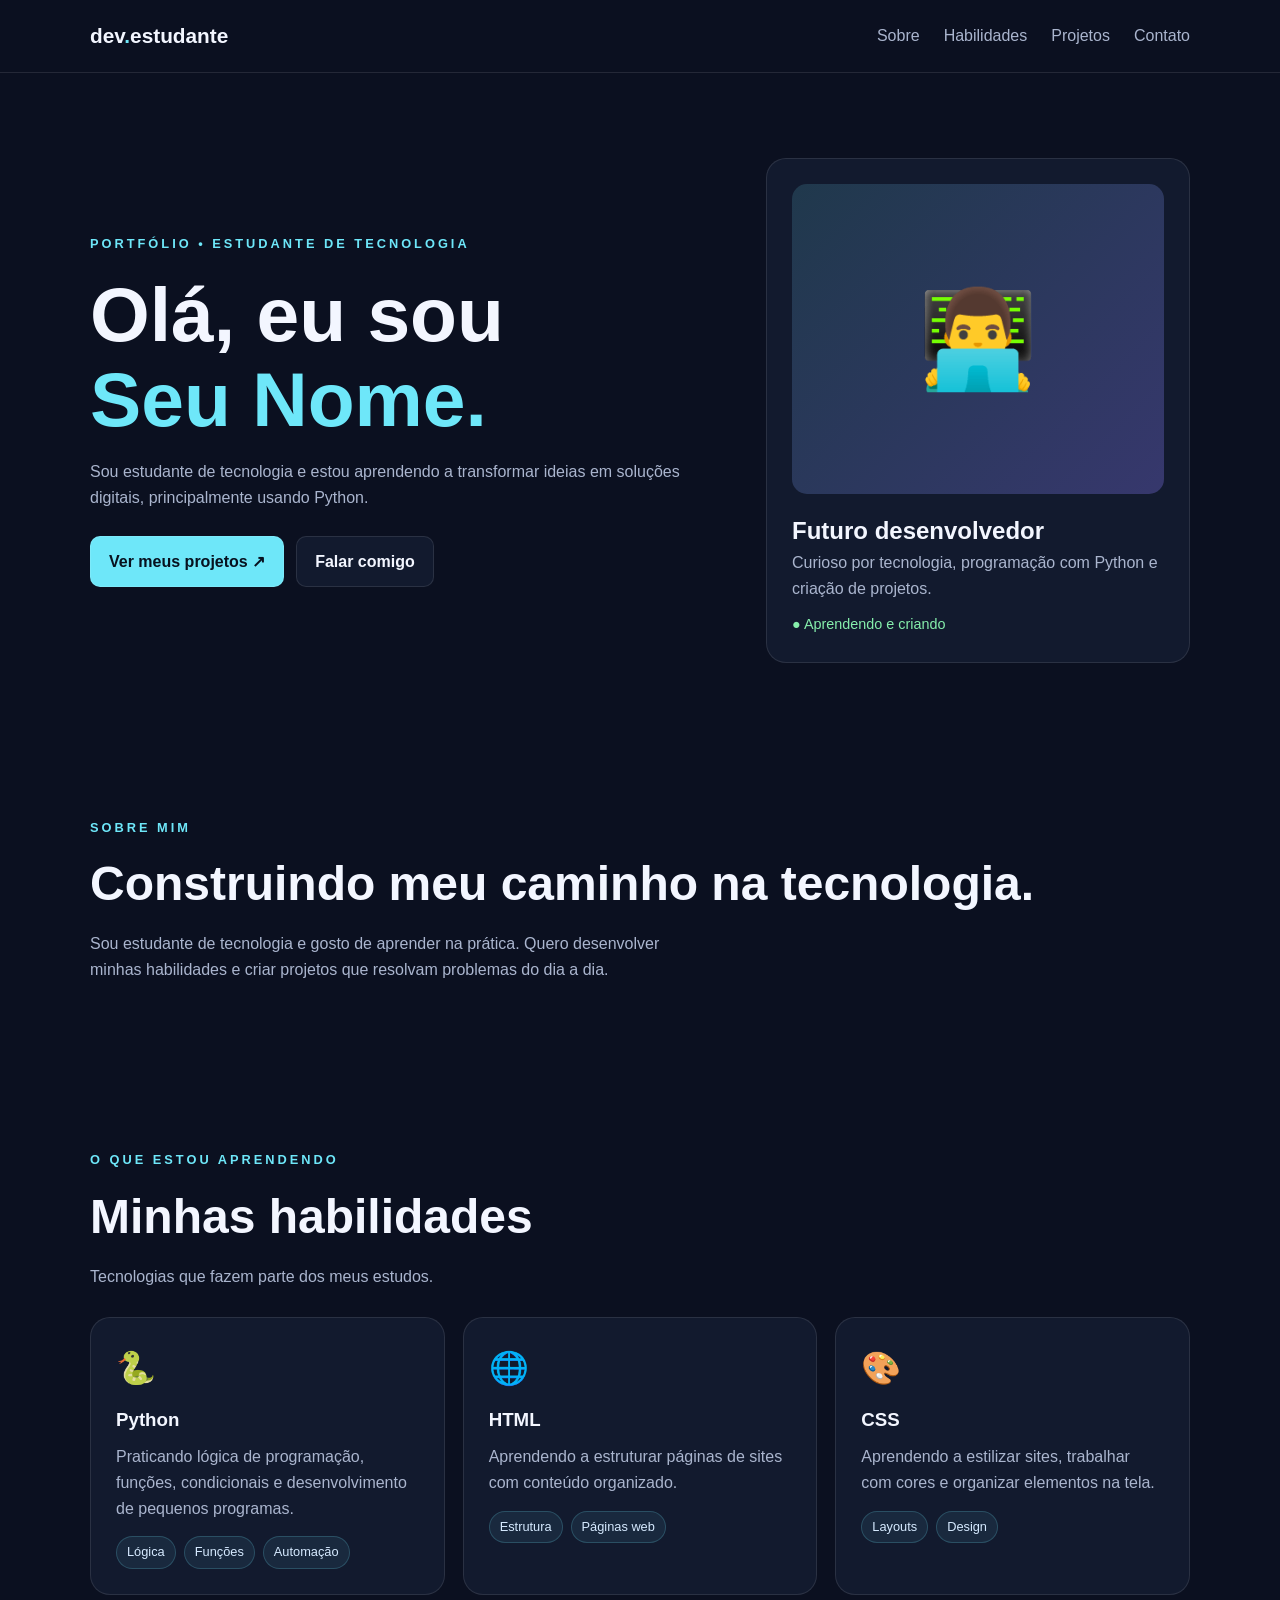
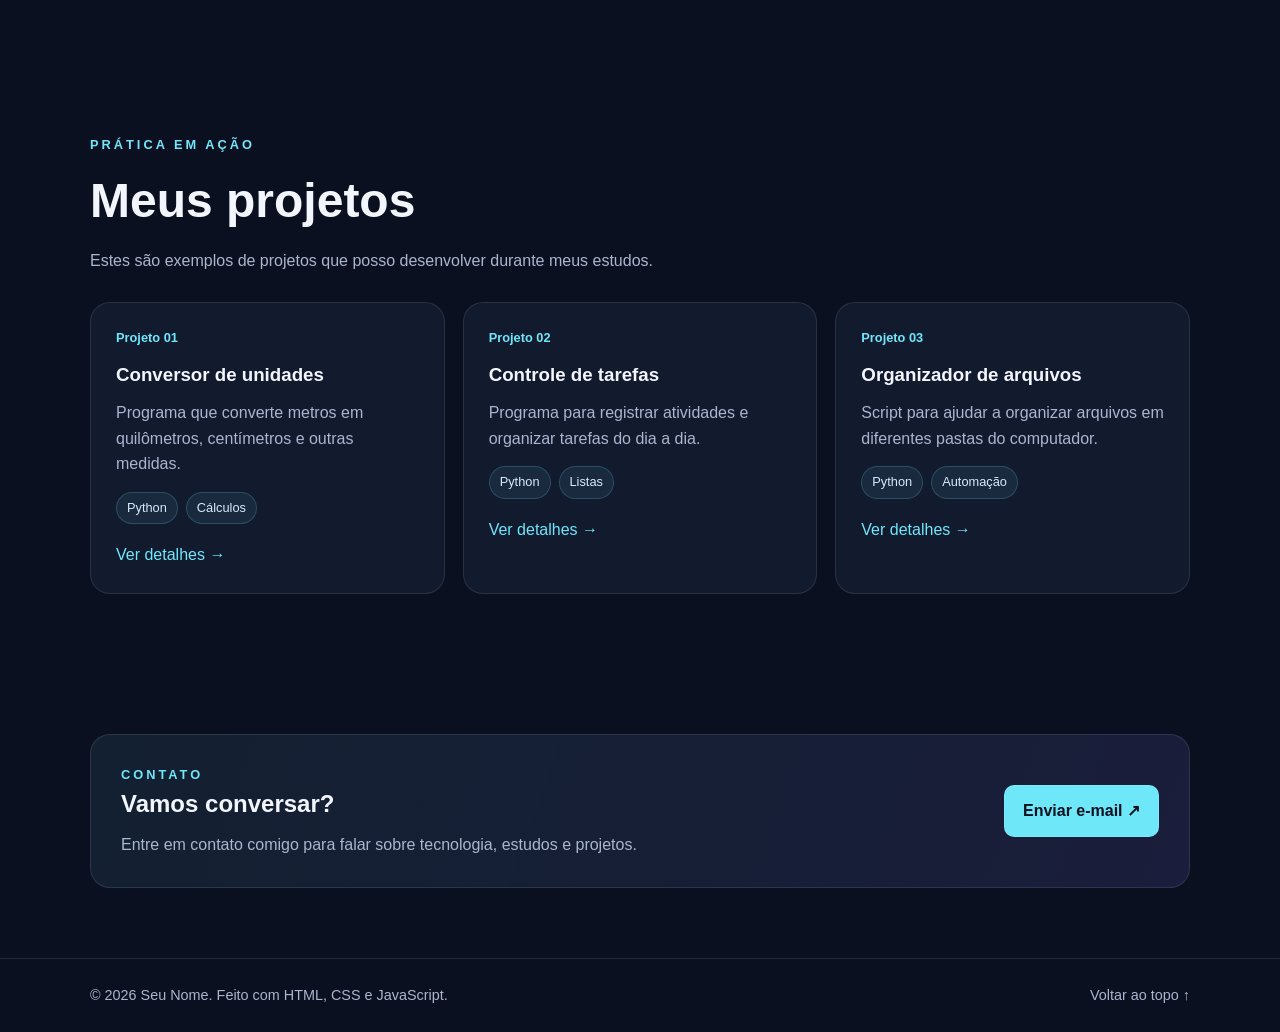
<file: portifolio/index.html>
<!DOCTYPE html>
<html lang="pt-BR">
<head>
  <meta charset="UTF-8">
  <meta name="viewport" content="width=device-width, initial-scale=1.0">
  <title>Meu Portfólio | Estudante de Tecnologia</title>

  <style>
    :root {
      --bg: #0b1020;
      --panel: #121a2e;
      --text: #f3f6ff;
      --muted: #aab5ce;
      --accent: #6ee7f9;
      --accent2: #8b7cff;
      --border: rgba(255,255,255,.1);
    }

    * {
      margin: 0;
      padding: 0;
      box-sizing: border-box;
    }

    html {
      scroll-behavior: smooth;
    }

    body {
      font-family: Arial, sans-serif;
      background: var(--bg);
      color: var(--text);
      line-height: 1.6;
    }

    a {
      text-decoration: none;
      color: inherit;
    }

    .container {
      width: 90%;
      max-width: 1100px;
      margin: auto;
    }

    header {
      position: sticky;
      top: 0;
      background: #0b1020;
      border-bottom: 1px solid var(--border);
      z-index: 10;
    }

    nav {
      min-height: 72px;
      display: flex;
      justify-content: space-between;
      align-items: center;
      gap: 20px;
    }

    .logo {
      font-size: 1.3rem;
      font-weight: bold;
    }

    .logo span,
    .destaque {
      color: var(--accent);
    }

    .nav-links {
      display: flex;
      gap: 24px;
      color: var(--muted);
    }

    .nav-links a:hover {
      color: var(--accent);
    }

    .menu-toggle {
      display: none;
      background: var(--panel);
      color: white;
      border: 1px solid var(--border);
      border-radius: 8px;
      padding: 8px 12px;
      cursor: pointer;
    }

    .hero {
      min-height: 75vh;
      display: grid;
      grid-template-columns: 1.2fr .8fr;
      align-items: center;
      gap: 40px;
      padding-top: 60px;
      padding-bottom: 60px;
    }

    .eyebrow {
      color: var(--accent);
      text-transform: uppercase;
      font-size: .8rem;
      letter-spacing: 3px;
      font-weight: bold;
    }

    h1 {
      font-size: clamp(2.7rem, 6vw, 4.8rem);
      line-height: 1.1;
      margin: 18px 0;
    }

    .hero p,
    .section-intro {
      color: var(--muted);
      max-width: 620px;
    }

    .actions {
      display: flex;
      flex-wrap: wrap;
      gap: 12px;
      margin-top: 25px;
    }

    .btn {
      display: inline-block;
      padding: 12px 18px;
      border-radius: 10px;
      font-weight: bold;
      border: 1px solid var(--border);
      transition: .2s;
    }

    .btn:hover {
      transform: translateY(-3px);
    }

    .btn-primary {
      background: var(--accent);
      color: #07111f;
    }

    .btn-secondary {
      background: var(--panel);
    }

    .profile-card,
    .card {
      background: var(--panel);
      border: 1px solid var(--border);
      border-radius: 20px;
      padding: 25px;
    }

    .avatar {
      aspect-ratio: 1.2;
      display: grid;
      place-items: center;
      border-radius: 15px;
      font-size: 6rem;
      background: linear-gradient(
        135deg,
        rgba(110,231,249,.15),
        rgba(139,124,255,.3)
      );
    }

    .profile-card h2 {
      margin-top: 18px;
    }

    .profile-card p,
    .card p {
      color: var(--muted);
    }

    .status {
      display: inline-block;
      margin-top: 12px;
      color: #86efac;
      font-size: .9rem;
    }

    section {
      padding-top: 70px;
      padding-bottom: 70px;
    }

    .section-heading {
      margin-bottom: 28px;
    }

    .section-heading h2 {
      font-size: clamp(2rem, 4vw, 3rem);
      margin: 8px 0;
    }

    .grid {
      display: grid;
      grid-template-columns: repeat(3, 1fr);
      gap: 18px;
    }

    .card {
      transition: .2s;
    }

    .card:hover {
      transform: translateY(-5px);
      border-color: var(--accent);
    }

    .card .icon {
      font-size: 2rem;
      margin-bottom: 10px;
    }

    .card h3 {
      margin-bottom: 10px;
    }

    .tag-list {
      display: flex;
      flex-wrap: wrap;
      gap: 8px;
      margin-top: 15px;
    }

    .tag {
      padding: 5px 10px;
      border-radius: 20px;
      background: rgba(110,231,249,.08);
      border: 1px solid rgba(110,231,249,.2);
      font-size: .8rem;
      color: #d6eaff;
    }

    .project-label {
      color: var(--accent);
      font-size: .8rem;
      font-weight: bold;
      margin-bottom: 12px;
      display: block;
    }

    .project-link {
      display: inline-block;
      margin-top: 18px;
      color: var(--accent);
    }

    .contact-box {
      display: flex;
      align-items: center;
      justify-content: space-between;
      gap: 25px;
      padding: 30px;
      border: 1px solid var(--border);
      border-radius: 20px;
      background: linear-gradient(
        110deg,
        rgba(110,231,249,.08),
        rgba(139,124,255,.12)
      );
    }

    .contact-box p {
      color: var(--muted);
      margin-top: 8px;
    }

    footer {
      padding: 25px 0;
      border-top: 1px solid var(--border);
      color: var(--muted);
      font-size: .9rem;
    }

    .footer-inner {
      display: flex;
      justify-content: space-between;
      gap: 15px;
      flex-wrap: wrap;
    }

    #topo {
      position: fixed;
      right: 20px;
      bottom: 20px;
      display: none;
      background: var(--accent);
      color: #07111f;
      border: none;
      border-radius: 10px;
      padding: 12px 16px;
      cursor: pointer;
    }

    #topo.visivel {
      display: block;
    }

    @media (max-width: 760px) {
      .hero {
        grid-template-columns: 1fr;
      }

      .grid {
        grid-template-columns: 1fr;
      }

      .contact-box {
        flex-direction: column;
        align-items: flex-start;
      }

      .menu-toggle {
        display: block;
      }

      .nav-links {
        display: none;
        position: absolute;
        top: 72px;
        left: 0;
        right: 0;
        background: #0b1020;
        padding: 20px 5%;
        flex-direction: column;
      }

      .nav-links.open {
        display: flex;
      }
    }
  </style>
</head>

<body>

  <header>
    <nav class="container">
      <a class="logo" href="#inicio">
        dev<span>.</span>estudante
      </a>

      <button
        class="menu-toggle"
        id="menu-toggle"
        aria-expanded="false"
      >
        ☰ Menu
      </button>

      <div class="nav-links" id="nav-links">
        <a href="#sobre">Sobre</a>
        <a href="#habilidades">Habilidades</a>
        <a href="#projetos">Projetos</a>
        <a href="#contato">Contato</a>
      </div>
    </nav>
  </header>

  <main>

    <section class="container hero" id="inicio">
      <div>
        <div class="eyebrow">
          Portfólio • Estudante de tecnologia
        </div>

        <h1>
          Olá, eu sou<br>
          <span class="destaque">Seu Nome.</span>
        </h1>

        <p>
          Sou estudante de tecnologia e estou aprendendo
          a transformar ideias em soluções digitais,
          principalmente usando Python.
        </p>

        <div class="actions">
          <a href="#projetos" class="btn btn-primary">
            Ver meus projetos ↗
          </a>

          <a href="#contato" class="btn btn-secondary">
            Falar comigo
          </a>
        </div>
      </div>

      <div class="profile-card">
        <div class="avatar">👨‍💻</div>

        <h2>Futuro desenvolvedor</h2>

        <p>
          Curioso por tecnologia, programação com Python
          e criação de projetos.
        </p>

        <div class="status">
          ● Aprendendo e criando
        </div>
      </div>
    </section>

    <section class="container" id="sobre">
      <div class="section-heading">
        <div class="eyebrow">Sobre mim</div>

        <h2>Construindo meu caminho na tecnologia.</h2>

        <p class="section-intro">
          Sou estudante de tecnologia e gosto de aprender
          na prática. Quero desenvolver minhas habilidades
          e criar projetos que resolvam problemas do dia a dia.
        </p>
      </div>
    </section>

    <section class="container" id="habilidades">
      <div class="section-heading">
        <div class="eyebrow">O que estou aprendendo</div>

        <h2>Minhas habilidades</h2>

        <p class="section-intro">
          Tecnologias que fazem parte dos meus estudos.
        </p>
      </div>

      <div class="grid">

        <article class="card">
          <div class="icon">🐍</div>

          <h3>Python</h3>

          <p>
            Praticando lógica de programação, funções,
            condicionais e desenvolvimento de pequenos programas.
          </p>

          <div class="tag-list">
            <span class="tag">Lógica</span>
            <span class="tag">Funções</span>
            <span class="tag">Automação</span>
          </div>
        </article>

        <article class="card">
          <div class="icon">🌐</div>

          <h3>HTML</h3>

          <p>
            Aprendendo a estruturar páginas de sites
            com conteúdo organizado.
          </p>

          <div class="tag-list">
            <span class="tag">Estrutura</span>
            <span class="tag">Páginas web</span>
          </div>
        </article>

        <article class="card">
          <div class="icon">🎨</div>

          <h3>CSS</h3>

          <p>
            Aprendendo a estilizar sites, trabalhar com cores
            e organizar elementos na tela.
          </p>

          <div class="tag-list">
            <span class="tag">Layouts</span>
            <span class="tag">Design</span>
          </div>
        </article>

      </div>
    </section>

    <section class="container" id="projetos">
      <div class="section-heading">
        <div class="eyebrow">Prática em ação</div>

        <h2>Meus projetos</h2>

        <p class="section-intro">
          Estes são exemplos de projetos que posso desenvolver
          durante meus estudos.
        </p>
      </div>

      <div class="grid">

        <article class="card">
          <span class="project-label">Projeto 01</span>

          <h3>Conversor de unidades</h3>

          <p>
            Programa que converte metros em quilômetros,
            centímetros e outras medidas.
          </p>

          <div class="tag-list">
            <span class="tag">Python</span>
            <span class="tag">Cálculos</span>
          </div>

          <a class="project-link" href="#contato">
            Ver detalhes →
          </a>
        </article>

        <article class="card">
          <span class="project-label">Projeto 02</span>

          <h3>Controle de tarefas</h3>

          <p>
            Programa para registrar atividades e organizar
            tarefas do dia a dia.
          </p>

          <div class="tag-list">
            <span class="tag">Python</span>
            <span class="tag">Listas</span>
          </div>

          <a class="project-link" href="#contato">
            Ver detalhes →
          </a>
        </article>

        <article class="card">
          <span class="project-label">Projeto 03</span>

          <h3>Organizador de arquivos</h3>

          <p>
            Script para ajudar a organizar arquivos
            em diferentes pastas do computador.
          </p>

          <div class="tag-list">
            <span class="tag">Python</span>
            <span class="tag">Automação</span>
          </div>

          <a class="project-link" href="#contato">
            Ver detalhes →
          </a>
        </article>

      </div>
    </section>

    <section class="container" id="contato">
      <div class="contact-box">
        <div>
          <div class="eyebrow">Contato</div>

          <h2>Vamos conversar?</h2>

          <p>
            Entre em contato comigo para falar sobre
            tecnologia, estudos e projetos.
          </p>
        </div>

        <a
          class="btn btn-primary"
          href="mailto:SEUEMAIL@exemplo.com"
        >
          Enviar e-mail ↗
        </a>
      </div>
    </section>

  </main>

  <footer>
    <div class="container footer-inner">
      <span>
        © <span id="ano"></span> Seu Nome.
        Feito com HTML, CSS e JavaScript.
      </span>

      <a href="#inicio">Voltar ao topo ↑</a>
    </div>
  </footer>

  <button id="topo" aria-label="Voltar ao topo">
    ↑
  </button>

  <script>
    // Atualiza o ano automaticamente.
    document.getElementById("ano").textContent =
      new Date().getFullYear();

    // Menu para celular.
    const botaoMenu = document.getElementById("menu-toggle");
    const menu = document.getElementById("nav-links");

    botaoMenu.addEventListener("click", function () {
      const aberto = menu.classList.toggle("open");

      botaoMenu.setAttribute("aria-expanded", aberto);
      botaoMenu.textContent = aberto ? "✕ Fechar" : "☰ Menu";
    });

    // Fecha o menu depois de clicar em um link.
    menu.querySelectorAll("a").forEach(function (link) {
      link.addEventListener("click", function () {
        menu.classList.remove("open");
        botaoMenu.setAttribute("aria-expanded", "false");
        botaoMenu.textContent = "☰ Menu";
      });
    });

    // Botão de voltar ao topo.
    const botaoTopo = document.getElementById("topo");

    window.addEventListener("scroll", function () {
      botaoTopo.classList.toggle(
        "visivel",
        window.scrollY > 400
      );
    });

    botaoTopo.addEventListener("click", function () {
      window.scrollTo({
        top: 0,
        behavior: "smooth"
      });
    });
  </script>

</body>
</html>
</file>
